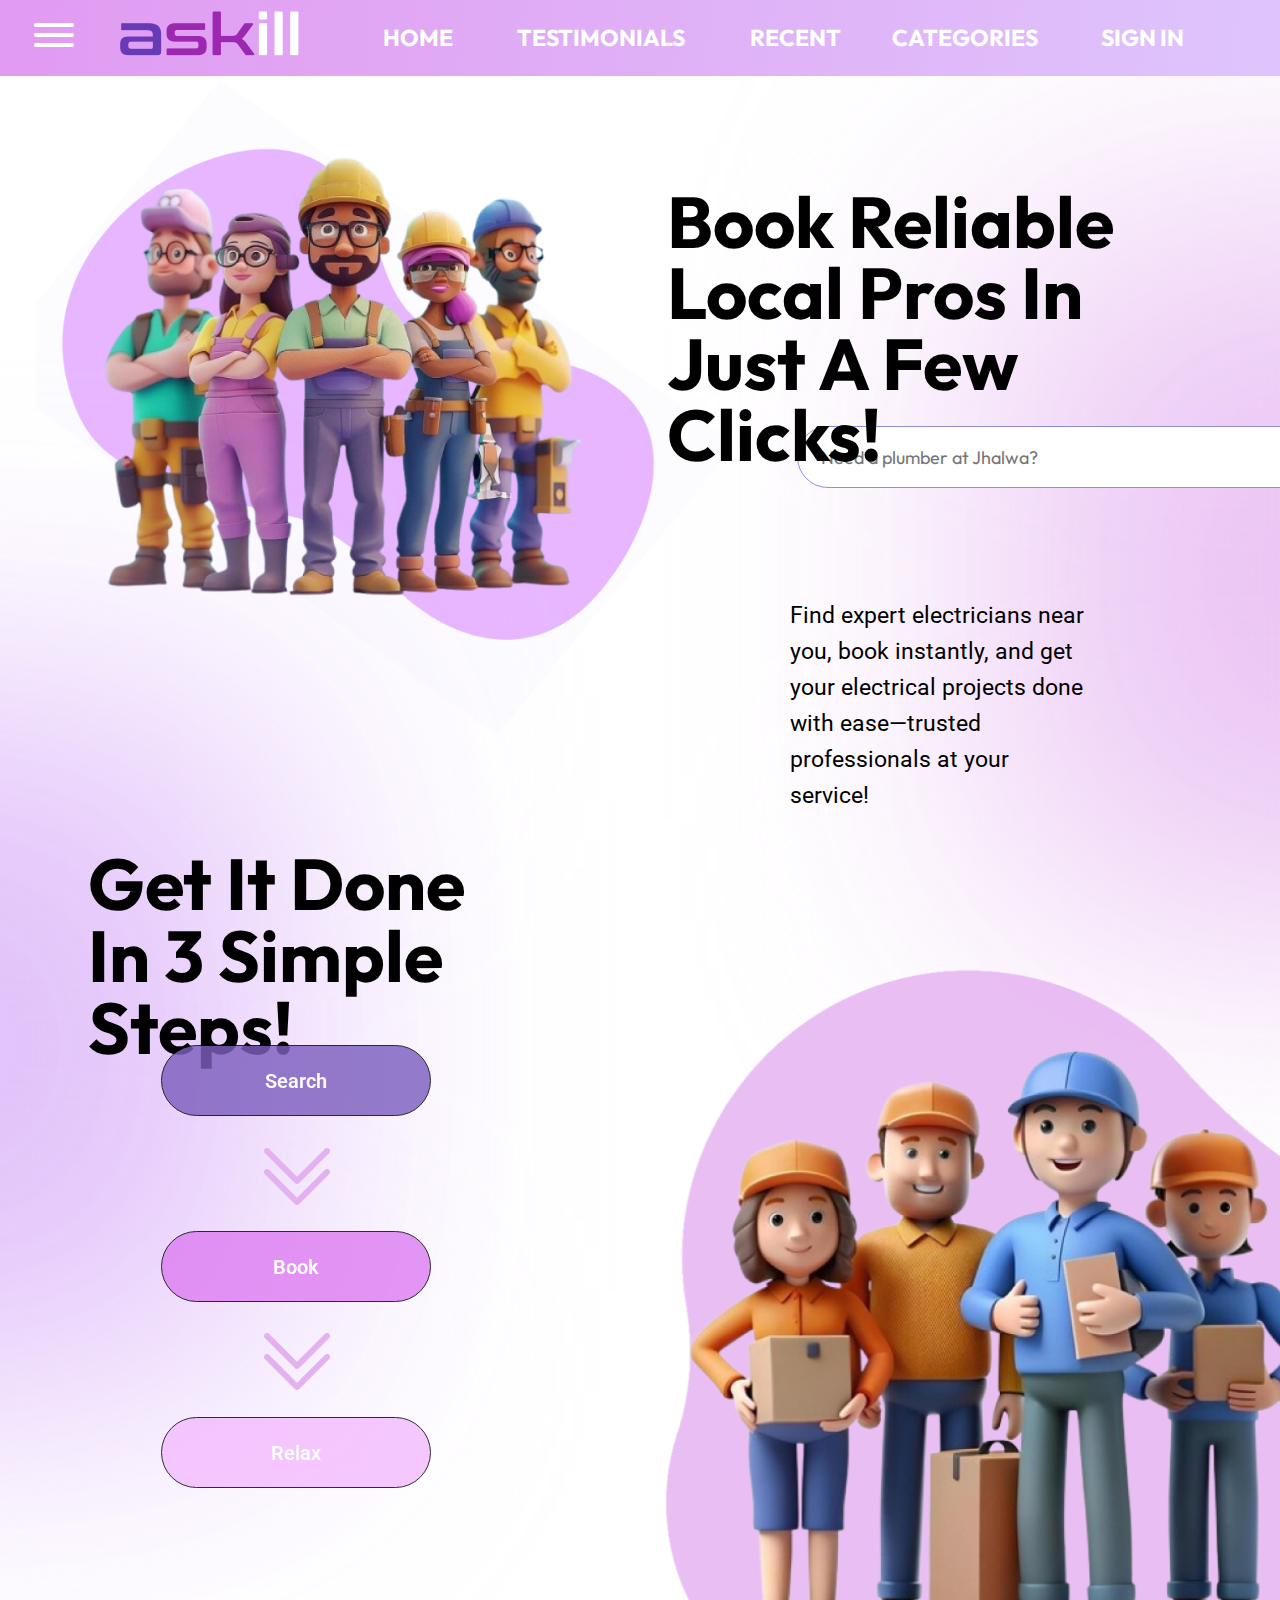
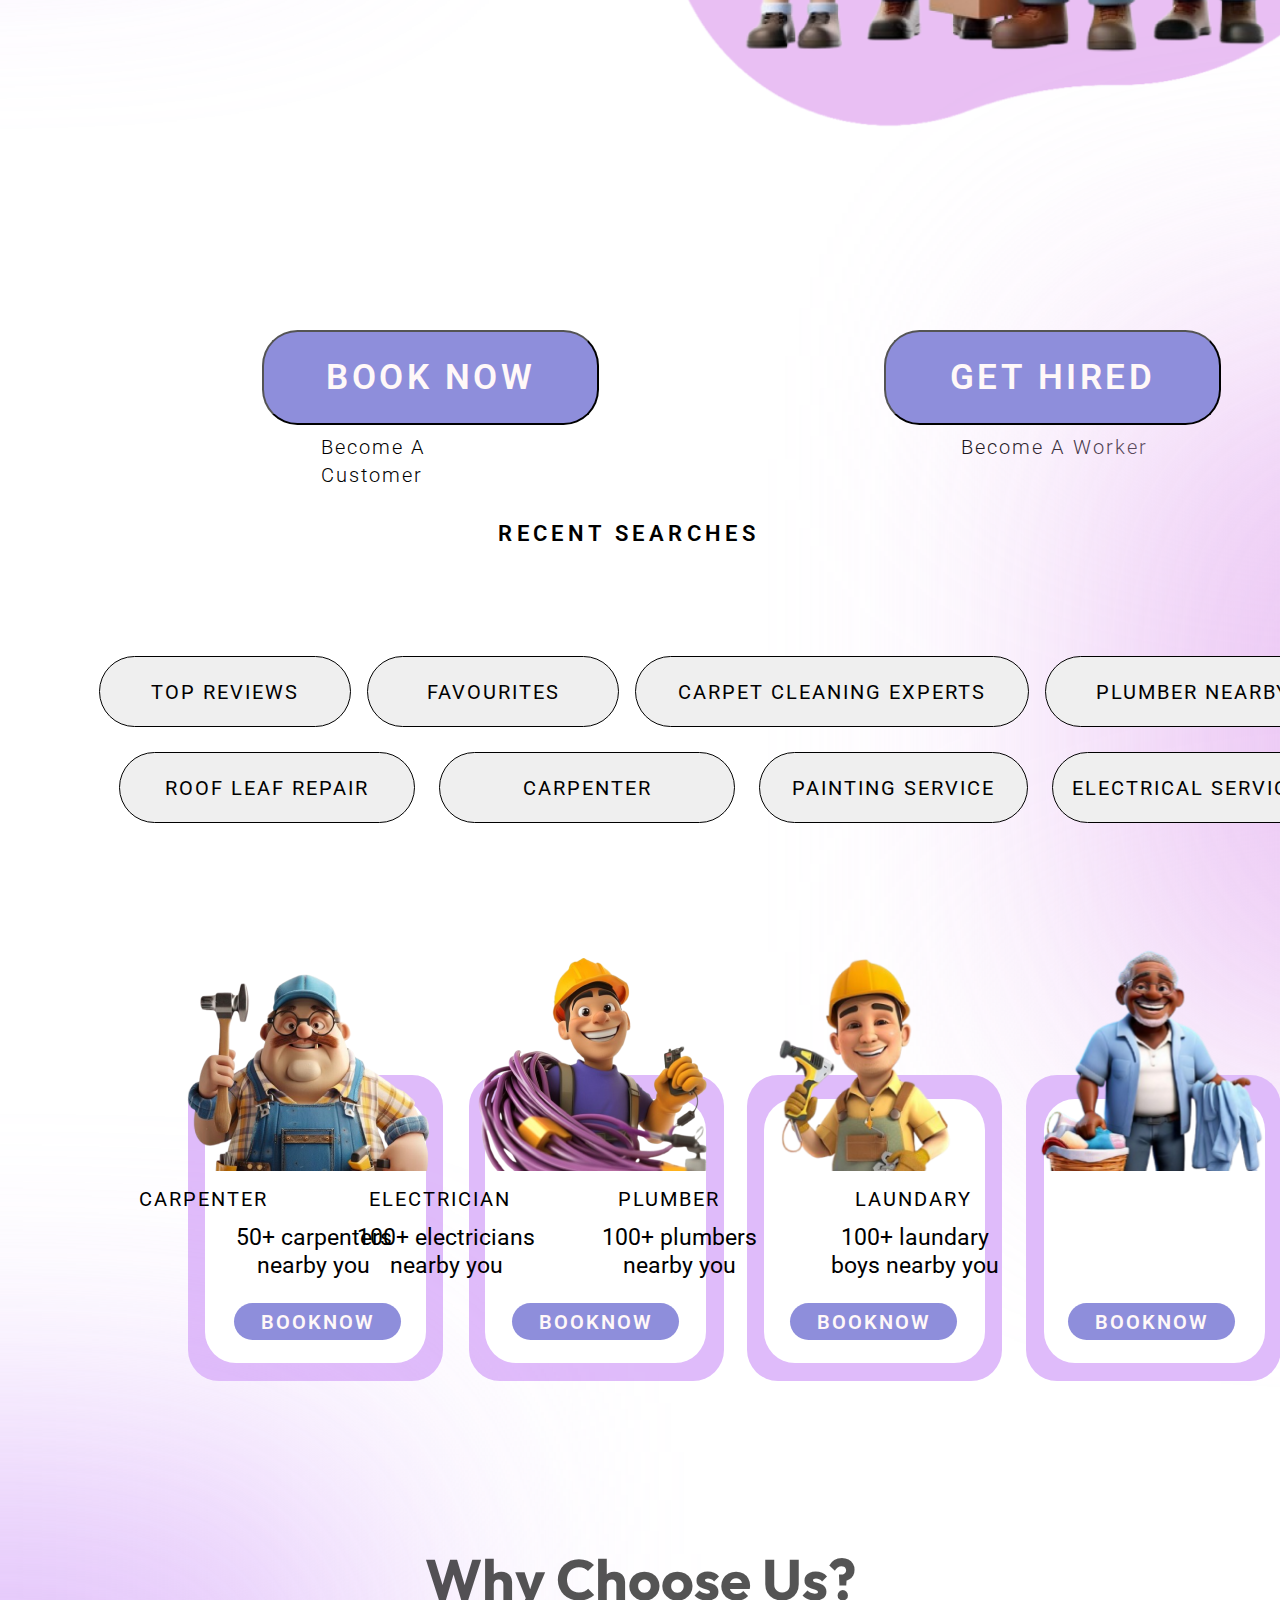
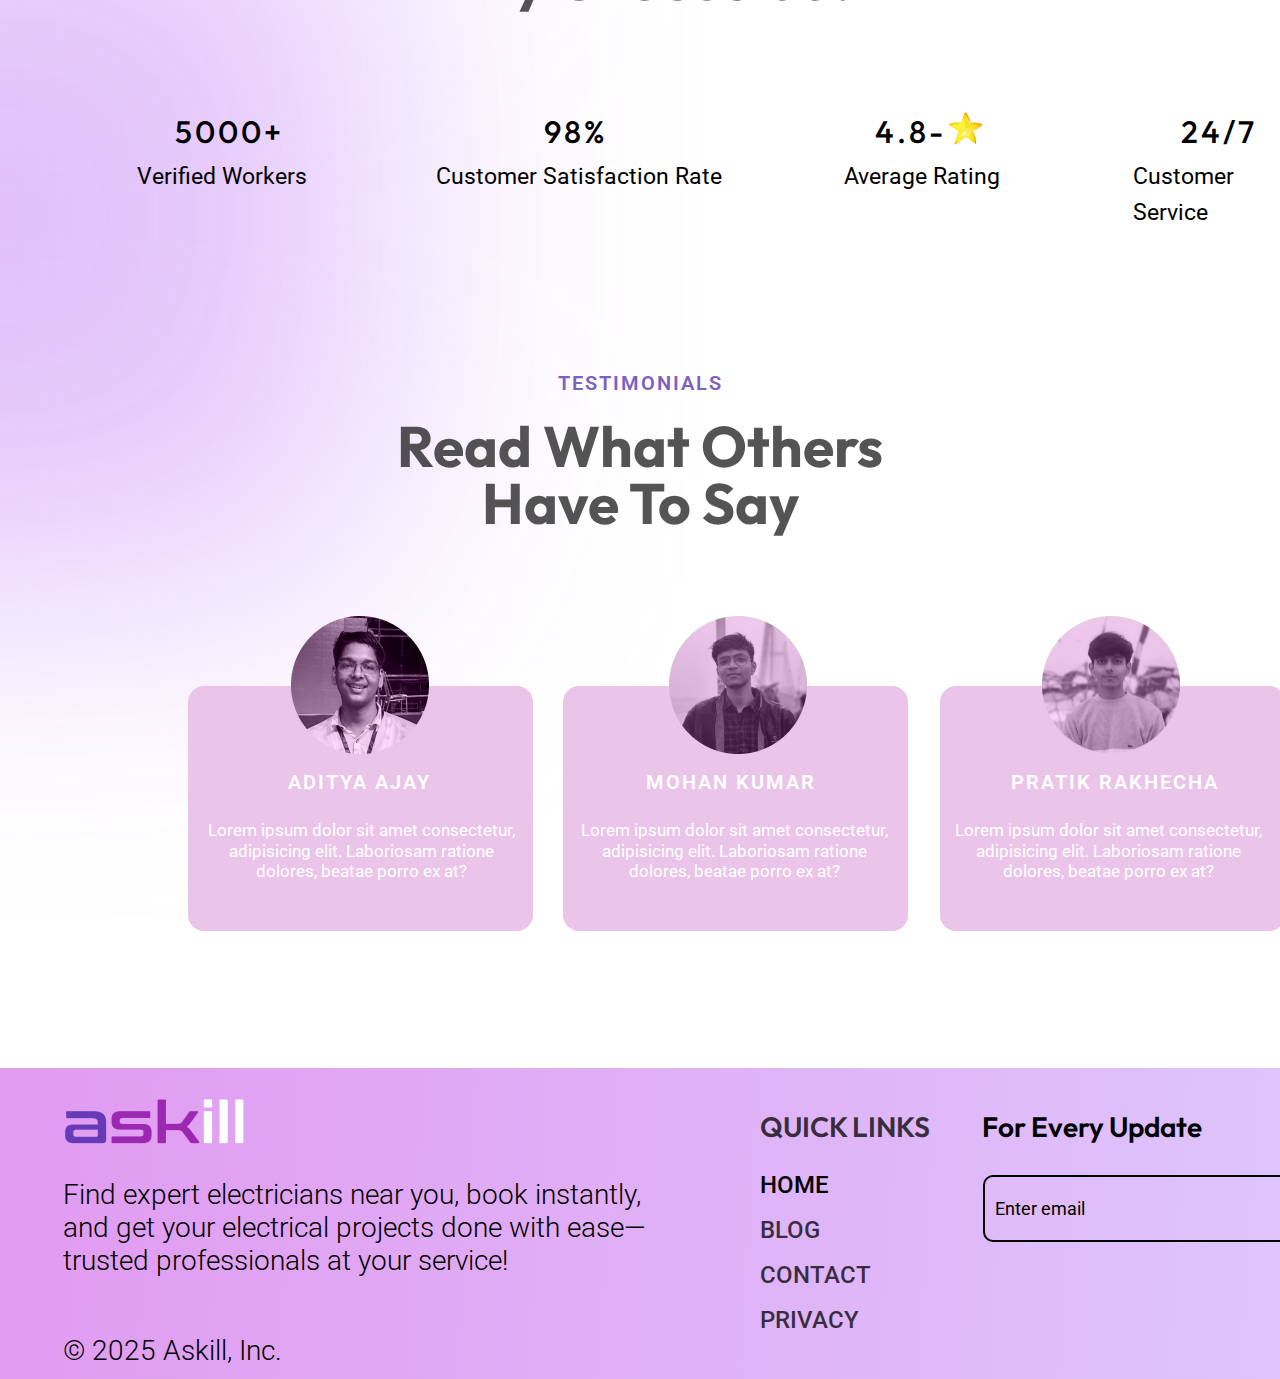
<file: index.html>
<!DOCTYPE html>
<html lang="en">

<head>
    <meta charset="UTF-8">
    <meta name="viewport" content="width=device-width, initial-scale=1.0">
    <title>Document</title>
    <link rel="stylesheet" href="style.css">
</head>

<body>
    <header>
        <div class="nav">
            <ul>
                <li class="home2"><a href="index.html" id="hme">HOME</a></li>
                <li class="service"><a href="#servv" id="serr">TESTIMONIALS</a></li>
                <li class="book"><a href="#bk" id="serr">RECENT</a></li>
                <li class="categories"><a href="#cat" id="serr">CATEGORIES</a></li>
                <li class="signin"><a href="signin.html" id="sign">SIGN IN</a></li>
            </ul>
        </div>
    </header>
    <main>
        <img src="askill.png" alt="askill logo" class="askill">
        <img src="profile.png" alt="profile" class="profile">
        <img src="Ellipse 3.png" alt="ellipse3" class="ellipse3">
        <nav>
            <div class="rectangle01"></div>
        </nav>
        <div class="reliable">Book Reliable Local Pros in Just a Few Clicks!
        </div>
        <img src="Group 3.png" alt="Group3" class="Group3">
        <div class="box">
            <input type="text" name="search" id="search" placeholder="Need a plumber at Jhalwa?">
            <img src="Magnifying.png" alt="magnifier" class="magnifier">
        </div>
        <div>
            <img src="Menu.png" alt="menu" class="menu">
        </div>
        <div>
            <p class="find">Find expert electricians near you, book instantly, and get your electrical projects done
                with ease—trusted professionals at your service!</p>
        </div>
        <img src="Ellipse 2.png" alt="ellipse2" class="ellipse2">
        <div class="getitdone">
            Get It Done in 3 Simple Steps!
        </div>
        <button class="search">
            Search
        </button>
        <button class="book1">
            Book
        </button>
        <button class="relax">
            Relax
        </button>
        <img src="Arrow.png" alt="arrow" class="arrow1">
        <img src="Arrow.png" alt="arrow" class="arrow2">
        <img src="3D.png" alt="workers" class="_3d">
        <button class="booknow" id="bk">
            Book Now
        </button>
        <div class="becomeacustomer">
            Become A Customer
        </div>
        <button class="gethired">
            get hired
        </button>
        <div class="becomeaworker">
            Become A worker

        </div>
        <div class="recent">
            recent searches
        </div>
        <img src="Ellipse 1.png" alt="ellipse1" class="ellipse1">
        <div class="recentbutton">
            <button class="top">top reviews</button>
            <button class="fav">favourites</button>
            <button class="carp">carpet cleaning experts</button>
            <button class="plum">plumber nearby</button>
            <button class="roof">roof leaf repair</button>
            <button class="carpen">carpenter</button>
            <button class="paint">painting service</button>
            <button class="elec" id="cat">electrical service</button>
        </div>
        <section >
            <div class="carpentercard">
                <div class="card01" ></div>
                <div class="card02" ></div>
                <div class="carpenter" >carpenter</div>
                <div class="carp50">50+ carpenters nearby you</div>
                <button class="carpnow">booknow</button>
                <img src="carpenter.png" alt="carpimg" class="carpimg">
            </div>
            </div>
            <div class="electrciancard">
                <div class="card03"></div>
                <div class="card04"></div>
                <div class="electrician">electrician</div>
                <div class="elec100">100+ electricians nearby you</div>
                <button class="elecnow">booknow</button>
                <img src="electrician.png" alt="elecimg" class="elecimg">
            </div>
            <div class="plumbercard" >
                <div class="card05"></div>
                <div class="card06"></div>
                <div class="plumber">plumber</div>
                <div class="plum100">100+ plumbers nearby you</div>
                <button class="plumnow">booknow</button>
                <img src="plumber.png" alt="plumimg" class="plumimg">
            </div>
            <div class="laundarycard">
                <div class="card07"></div>
                <div class="card08"></div>
                <div class="laundary">laundary</div>
                <div class="laundary100">100+ laundary boys nearby you</div>
                <button class="laundarynow">booknow</button>
                <img src="laundary.png" alt="laundaryimg" class="laundaryimg">
            </div>
        </section >
        <img src="Ellipse 5.png" alt="ellipse5" class="ellipse5">
        <div class="whychoose" >
            Why choose us?
        </div>
        <div class="thousand5">
            5000+
        </div>
        <div class="verified">
            Verified Workers
        </div>
        <div class="ninety">
            98%
        </div>
        <div class="satisfaction" >
            Customer Satisfaction Rate
        </div>
        <div class="four">
            4.8-
        </div>
        <img src="star.png" alt="star" class="star">
        <div class="avg">
            average rating
        </div>
        <div class="twenty">
            24/7
        </div>
        <div class="custservice">
            customer service
        </div>
        <div class="testimonials" id="servv">
            testimonials
        </div>
        <div class="read">
            read what others have to say
        </div>
        <div class="review">
            <div class="revbox">
                <div class="r1"></div>
                <div class="r2"></div>
                <div class="r3"></div>
            </div>
            <div class="rname">
                <div class="r1name">Aditya Ajay</div>
                <div class="r2name">Mohan Kumar</div>
                <div class="r3name">Pratik Rakhecha</div>
            </div>
            <div class="img" >
                <img src="R1 image.png" alt="#" class="r1img">
                <img src="R2 image.png" alt="#" class="r2img">
                <img src="R3 image.png" alt="#" class="r3img">
            </div>
            <div class="rev" >
                <div class="r1rev">Lorem ipsum dolor sit amet consectetur, adipisicing elit. Laboriosam ratione dolores,
                    beatae porro ex at?</div>
                <div class="r2rev">Lorem ipsum dolor sit amet consectetur, adipisicing elit. Laboriosam ratione dolores,
                    beatae porro ex at?</div>
                <div class="r3rev">Lorem ipsum dolor sit amet consectetur, adipisicing elit. Laboriosam ratione dolores,
                    beatae porro ex at?</div>
            </div>
        </div>
        <footer>
            <div class="footer"  ></div>
            <img src="askill.png" alt="" class="askill2">
            <div class="testitext">
                Find expert electricians near you, book instantly, and get your electrical projects done with ease—trusted
                professionals at your service!
            </div>
    <div class="quick" >
        QUICK LINKS
    </div>
    <div class="home1"><a href="#hme" id="hom">HOME</a>
    </div>
    <div class="blog">BLOG</div>
    <div class="contact">
        CONTACT
    </div>
    <div class="privacy">PRIVACY</div>
    <div class="update">For Every Update
    </div>
    <div class="em">
        <input type="email" name="email" id="email" class="email" placeholder="Enter email">
    </div>
    <div class="subs"></div>
    <div class="subscribe">
        SUBSCRIBE
    </div>
    <div class="copyright">
        © 2025 Askill, Inc.
    </div>
</footer>
</main>
</body>

</html>
</file>
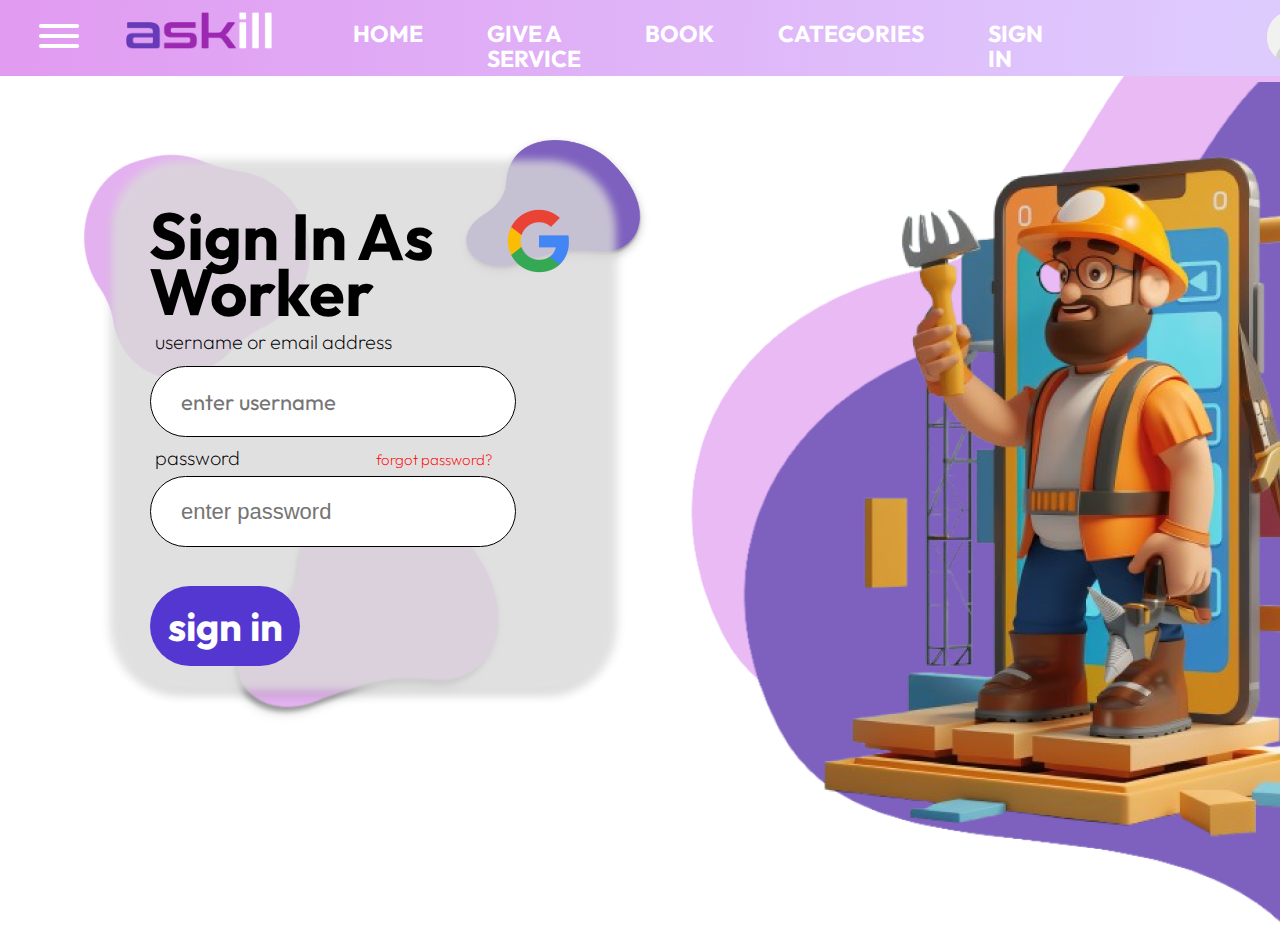
<file: signin.html>
<!DOCTYPE html>
<html lang="en">
<head>
    <meta charset="UTF-8">
    <meta name="viewport" content="width=device-width, initial-scale=1.0">
    <title>Document</title>
    <link rel="stylesheet" href="signin.css">
</head>
<body>
    <div class="rectangle1">
        <div class="img">
        <img src="Menu.png" alt="menu" class="menu">
        </div>
        <img src="askill.png" alt="askill logo" class="askill">
        <ul>
            <li class="home2"><a href="index.html" id="hme">HOME</a></li>
            <li class="service">GIVE A SERVICE</li>
            <li class="book">BOOK</li>
            <li class="categories">CATEGORIES</li>
            <li class="signin"><a href="signin.html"  class="lik">SIGN IN</a></li>
        </ul>
        <div class="prf"> <img src="profile.png" alt="profile" class="profile"></div>

    </div>

    <div class="element1">
        <img src="image1.png" alt="" class="image1">
    </div>

    <div class="element2">
        <img src="image2.png" alt="" class="image2">
    </div>

    <div class="element3"> 
        <img src="shape3.png" alt="" class="image3">
    </div>

    <div class="signin">

        <div class="sign">
        </div>
        <div class="worker">
        <pre>Sign in as
worker</pre>
        <p class="username">username or email address</p>
        <div class="password"><p>password</p><a href="#" class="fp">forgot password?</a></div>
        </div>
        <div>
            <img src="engineer.png" alt="" class="engineer">
        </div>

        <img src="Google.png" alt="" class="google">


        <input type="text" placeholder="enter username" class="userid">
        <input type="password" placeholder="enter password" class="userid2">
        <div  class="s">

            <button><a href="index.html" id="btn">sign in</a></button>
        </div>
    </div>

    
</body>
</html>
</file>
<file: style.css>
@import url('https://fonts.googleapis.com/css2?family=Outfit:wght@100..900&family=Poppins:ital,wght@0,100;0,200;0,300;0,400;0,500;0,600;0,700;0,800;0,900;1,100;1,200;1,300;1,400;1,500;1,600;1,700;1,800;1,900&family=Roboto:ital,wght@0,100..900;1,100..900&display=swap');

* {
    padding: 0px;
    margin: 0px;
    box-sizing: border-box;
    scroll-behavior: smooth;
}

html {
    overflow-x: hidden;
}

.rectangle01 {
    position: absolute;
    width: 1536px;
    height: 76px;
    left: 0px;
    top: 0px;
    background: linear-gradient(93.88deg, #E19BF1 0.94%, #DECBFE 97.41%);
    z-index: 0;
}

ul {
    display: flex;
    z-index: 2;
    position: absolute;
    list-style: none;
}

.home2 {
    display: flex;
    z-index: 2;
    position: absolute;
    width: 70px;
    height: 29px;
    left: 383px;
    top: 25px;
    font-family: 'Outfit';
    font-style: normal;
    font-weight: 700;
    font-size: 23px;
    line-height: 25px;
    text-transform: uppercase;
    color: #FFFFFF;
}

.service {
    display: flex;
    z-index: 2;
    position: absolute;
    width: 178px;
    height: 29px;
    left: 517px;
    top: 25px;
    font-family: 'Outfit';
    font-style: normal;
    font-weight: 700;
    font-size: 23px;
    line-height: 25px;
    text-transform: uppercase;
    color: #FFFFFF;
}

#serr{
    text-decoration: none;
    color: white;
}

#serr:hover{
    text-decoration: none;
    color: rgb(126,96,191);
    transition: 0.7s;
}

.book {
    position: absolute;
    width: 69px;
    height: 29px;
    left: 750px;
    top: 25px;
    font-family: 'Outfit';
    font-style: normal;
    font-weight: 700;
    font-size: 23px;
    line-height: 25px;
    text-transform: uppercase;
    color: #FFFFFF;
}

#serr{
    transform: all ease 0.3s;
    text-decoration: none;
    color: white;
}

#serr:hover{
    text-decoration: none;
    color: rgb(126,96,191);
}
.categories {
    position: absolute;
    width: 145px;
    height: 29px;
    left: 892px;
    top: 25px;
    font-family: 'Outfit';
    font-style: normal;
    font-weight: 700;
    font-size: 23px;
    line-height: 25px;
    text-transform: uppercase;
    color: #FFFFFF;
}

.signin {
    position: absolute;
    width: 84px;
    height: 29px;
    left: 1101px;
    top: 25px;
    font-family: 'Outfit';
    font-style: normal;
    font-weight: 700;
    font-size: 23px;
    line-height: 25px;
    text-transform: uppercase;
    color: #FFFFFF;
}

#sign{
    text-decoration: none;
    color: white;
}

#sign:hover{
    text-decoration: none;
    color: rgb(126,96,191);
    transition: 0.7s;
}
.askill {
    display: flex;
    z-index: 3;
    position: absolute;
    width: 206px;
    left: 110px;
    top: -4px;
}

.profile {
    z-index: 3;
    position: absolute;
    width: 51px;
    height: 52.02px;
    left: 1384px;
    top: 13px;
    border-radius: 360px;
}

.ellipse3 {
    position: absolute;
    width: 702px;
    height: 698px;
    left: 1002px;
    top: 224px;
    background: #E9BFF3;
    opacity: 0.9;
    filter: blur(153px);
}

.reliable {
    z-index: 3;
    position: absolute;
    left: 52.08%;
    right: 7.22%;
    top: 186px;
    bottom: 91.7%;
    font-family: 'Outfit';
    font-style: normal;
    font-weight: 700;
    font-size: 72px;
    line-height: 71px;
    text-transform: capitalize;
    color: #000000;
}

#search {
    box-sizing: border-box;
    position: absolute;
    width: 658px;
    height: 61.91px;
    left: 797px;
    top: 426.09px;
    border-style: none;
    background: #FFFFFF;
    border: 1px solid #8E8EDB;
    border-radius: 35.5px;
    text-align: left;
    padding-left: 23px;
    font-size: large;
    font-family: 'Outfit';
    font-style: normal;
}

.Group3 {
    position: absolute;
    width: 700px;
    left: 36px;
    top: 80px;
}

.magnifier {
    position: absolute;
    z-index: 3;
    top: 444px;
    left: 1402px;
}

.menu {
    position: absolute;
    top: 23px;
    left: 34px;
}

.find {
    position: absolute;
    left: 789.99px;
    right: 187.83px;
    top: 597.85px;
    font-family: 'Roboto';
    font-style: normal;
    font-weight: 400;
    font-size: 23px;
    line-height: 36px;
    color: #000000;
}

.ellipse2 {
    position: absolute;
    width: 702px;
    height: 698px;
    left: -423px;
    top: 695px;
    background: #DFBBFA;
    opacity: 0.9;
    filter: blur(153px);
}

.getitdone {
    position: absolute;
    left: 88.35px;
    right: 792.96px;
    top: 847.69px;
    font-family: 'Outfit';
    font-style: normal;
    font-weight: 700;
    font-size: 72px;
    line-height: 100%;
    text-transform: capitalize;
    color: #000000;
}

.search {
    box-sizing: border-box;
    position: absolute;
    width: 270px;
    height: 71px;
    left: 161px;
    top: 1045px;
    background: #7E60BF;
    opacity: 0.82;
    border: 1px solid #000000;
    border-radius: 35.5px;
    font-family: 'Roboto';
    font-style: normal;
    font-weight: 600;
    font-size: 20px;
    line-height: 28px;
    color: #FFFFFF;
}

.book1 {
    box-sizing: border-box;
    position: absolute;
    width: 270px;
    height: 71px;
    left: 161px;
    top: 1231px;
    background: rgb(221, 128, 242);
    opacity: 0.82;
    border: 1px solid #000000;
    border-radius: 35.5px;
    font-family: 'Roboto';
    font-style: normal;
    font-weight: 600;
    font-size: 20px;
    line-height: 28px;
    color: #FFFFFF;
}

.relax {
    box-sizing: border-box;
    position: absolute;
    width: 270px;
    height: 71px;
    left: 161px;
    top: 1417px;
    background: rgb(244, 188, 255);
    opacity: 0.82;
    border: 1px solid #000000;
    border-radius: 35.5px;
    font-family: 'Roboto';
    font-style: normal;
    font-weight: 600;
    font-size: 20px;
    line-height: 28px;
    color: #FFFFFF;
}

.arrow1 {
    position: absolute;
    width: 90px;
    height: 90px;
    left: 252px;
    top: 1315px;
}

.arrow2 {
    position: absolute;
    width: 90px;
    height: 90px;
    left: 252px;
    top: 1130px;
}

._3d {
    position: absolute;
    width: 957px;
    left: 500px;
    top: 875px;
}

.booknow {
    position: absolute;
    width: 337.18px;
    height: 95px;
    left: 262px;
    top: 1930px;
    background: #8E8EDB;
    border-radius: 35.5px;
    position: absolute;
    font-family: 'Roboto';
    font-style: normal;
    font-weight: 600;
    font-size: 35px;
    line-height: 28px;
    letter-spacing: 0.1em;
    text-transform: uppercase;
    color: #FFF8F8;
}

.booknow:hover {
    transform: scale(1.05);
    transition: all ease 0.3s;
}

.becomeacustomer {
    position: absolute;
    left: 320.5px;
    right: 62.71%;
    top: 2033.44px;
    bottom: 54.95%;
    font-family: 'Roboto';
    font-style: normal;
    font-weight: 300;
    font-size: 20px;
    line-height: 28px;
    letter-spacing: 0.1em;
    text-transform: capitalize;
    color: #000000;
}

.gethired {
    z-index: 5;
    position: absolute;
    width: 337.18px;
    height: 95px;
    left: 884px;
    top: 1930px;
    background: #8E8EDB;
    border-radius: 35.5px;
    position: absolute;
    font-family: 'Roboto';
    font-style: normal;
    font-weight: 600;
    font-size: 35px;
    line-height: 28px;
    letter-spacing: 0.1em;
    text-transform: uppercase;
    color: #FFF8F8;
}

.gethired:hover {
    transform: scale(1.05);
    transition: all ease 0.3s;
}

.becomeaworker {
    position: absolute;
    left: 961.1px;
    top: 2033.44px;
    font-family: 'Roboto';
    font-style: normal;
    font-weight: 300;
    font-size: 20px;
    line-height: 28px;
    letter-spacing: 0.1em;
    text-transform: capitalize;
    color: #000000;
}

.recent {
    position: absolute;
    left: calc(49% - 259px / 2 + 0.5px);
    top: 2118.85px;
    font-family: 'Roboto';
    font-style: normal;
    font-weight: 600;
    font-size: 22px;
    line-height: 30px;
    letter-spacing: 0.2em;
    text-transform: uppercase;
    color: #000000;
}

.ellipse1 {
    position: absolute;
    width: 702px;
    height: 698px;
    left: 1105px;
    top: 1956px;
    background: #E9BFF3;
    opacity: 0.9;
    filter: blur(153px);
}

.top,
.fav,
.carp,
.plum,
.roof,
.paint,
.elec,
.carpen {
    box-sizing: border-box;
    position: absolute;
    width: 252px;
    height: 71px;
    left: 99px;
    top: 2256px;
    border: 1px solid #000000;
    border-radius: 35.5px;
    position: absolute;
    font-family: 'Roboto';
    font-style: normal;
    font-weight: 400;
    font-size: 20px;
    line-height: 28px;
    letter-spacing: 0.1em;
    text-transform: uppercase;
    color: #000000;
}

.fav {
    box-sizing: border-box;
    position: absolute;
    width: 252px;
    height: 71px;
    left: 367px;
    top: 2256px;
    border: 1px solid #000000;
    border-radius: 35.5px;
}

.carp {
    box-sizing: border-box;
    position: absolute;
    width: 394px;
    height: 71px;
    left: 635px;
    top: 2256px;
    border: 1px solid #000000;
    border-radius: 35.5px;
}

.plum {
    box-sizing: border-box;
    position: absolute;
    width: 296px;
    height: 71px;
    left: 1045px;
    top: 2256px;
    border: 1px solid #000000;
    border-radius: 35.5px;
}

.roof {
    box-sizing: border-box;
    position: absolute;
    width: 296px;
    height: 71px;
    left: 119px;
    top: 2352px;
    border: 1px solid #000000;
    border-radius: 35.5px;
}

.carpen {
    box-sizing: border-box;
    position: absolute;
    width: 296px;
    height: 71px;
    left: 439px;
    top: 2352px;
    border: 1px solid #000000;
    border-radius: 35.5px;
}

.paint {
    box-sizing: border-box;
    position: absolute;
    width: 269px;
    height: 71px;
    left: 759px;
    top: 2352px;
    border: 1px solid #000000;
    border-radius: 35.5px;
}

.elec {
    box-sizing: border-box;
    position: absolute;
    width: 269px;
    height: 71px;
    left: 1052px;
    top: 2352px;
    border: 1px solid #000000;
    border-radius: 35.5px;
}

.card01 {
    z-index: 1;
    position: absolute;
    width: 221px;
    height: 264px;
    left: 205px;
    top: 2699px;
    background: #FFFFFF;
    border-radius: 31px;
}

.card02 {
    position: absolute;
    width: 255px;
    height: 306px;
    left: 188px;
    top: 2675px;
    background: #DFBBFA;
    border-radius: 31px;
}

.carpnow {
    z-index: 3;
    position: absolute;
    width: 167px;
    height: 37px;
    left: 234px;
    top: 2903px;
    border-style: none;
    background: #8E8EDB;
    border-radius: 35.5px;
    position: absolute;
    font-family: 'Roboto';
    font-style: normal;
    font-weight: 600;
    font-size: 20px;
    line-height: 28px;
    letter-spacing: 0.1em;
    text-transform: uppercase;
    color: #FFF8F8;
}

.carpenter {
    z-index: 3;
    position: absolute;
    width: 128px;
    left: calc(47.5% - 128px/2 - 405px);
    top: 2784.86px;
    font-family: 'Roboto';
    font-style: normal;
    font-weight: 400;
    font-size: 20px;
    line-height: 28px;
    letter-spacing: 0.1em;
    text-transform: uppercase;
    color: #000000;
}

.carp50 {
    position: absolute;
    position: absolute;
    left: 203.97px;
    top: 2823.76px;
    z-index: 2;
    width: 220px;
    font-family: 'Roboto';
    font-style: normal;
    font-weight: 400;
    font-size: 23px;
    line-height: 28px;
    text-align: center;
    color: #000000;
}

.carpimg {
    z-index: 2;
    position: absolute;
    width: 243px;
    height: 213px;
    left: 186px;
    top: 2558px;
}

.card03 {
    z-index: 1;
    position: absolute;
    width: 221px;
    height: 264px;
    left: 485px;
    top: 2699px;
    background: #FFFFFF;
    border-radius: 31px;
}

.card04 {
    position: absolute;
    width: 255px;
    height: 306px;
    left: 469px;
    top: 2675px;
    background: #DFBBFA;
    border-radius: 31px;
}

.elecnow {
    z-index: 3;
    position: absolute;
    width: 167px;
    height: 37px;
    left: 512px;
    top: 2903px;
    border-style: none;
    background: #8E8EDB;
    border-radius: 35.5px;
    position: absolute;
    font-family: 'Roboto';
    font-style: normal;
    font-weight: 600;
    font-size: 20px;
    line-height: 28px;
    letter-spacing: 0.1em;
    text-transform: uppercase;
    color: #FFF8F8;
}

.electrician {
    z-index: 3;
    position: absolute;
    width: 128px;
    left: calc(65.5% - 128px/2 - 405px);
    top: 2784.86px;
    font-family: 'Roboto';
    font-style: normal;
    font-weight: 400;
    font-size: 20px;
    line-height: 28px;
    letter-spacing: 0.1em;
    text-transform: uppercase;
    color: #000000;
}

.elec100 {
    position: absolute;
    position: absolute;
    left: calc(62.9% - 128px/2 - 405px);
    top: 2823.76px;
    z-index: 2;
    width: 220px;
    font-family: 'Roboto';
    font-style: normal;
    font-weight: 400;
    font-size: 23px;
    line-height: 28px;
    text-align: center;
    color: #000000;
}

.elecimg {
    z-index: 2;
    position: absolute;
    height: 213px;
    left: 459px;
    top: 2558px;
}

.card05 {
    z-index: 1;
    position: absolute;
    width: 221px;
    height: 264px;
    left: 764px;
    top: 2699px;
    background: #FFFFFF;
    border-radius: 31px;
}

.card06 {
    position: absolute;
    width: 255px;
    height: 306px;
    left: 747px;
    top: 2675px;
    background: #DFBBFA;
    border-radius: 31px;
}

.plumnow {
    z-index: 3;
    position: absolute;
    width: 167px;
    height: 37px;
    left: 790px;
    top: 2903px;
    border-style: none;
    background: #8E8EDB;
    border-radius: 35.5px;
    position: absolute;
    font-family: 'Roboto';
    font-style: normal;
    font-weight: 600;
    font-size: 20px;
    line-height: 28px;
    letter-spacing: 0.1em;
    text-transform: uppercase;
    color: #FFF8F8;
}

.plumber {
    z-index: 3;
    position: absolute;
    width: 128px;
    left: calc(84.9% - 128px/2 - 405px);
    top: 2784.86px;
    font-family: 'Roboto';
    font-style: normal;
    font-weight: 400;
    font-size: 20px;
    line-height: 28px;
    letter-spacing: 0.1em;
    text-transform: uppercase;
    color: #000000;
}

.plum100 {
    position: absolute;
    position: absolute;
    left: calc(81.1% - 128px/2 - 405px);
    top: 2823.76px;
    z-index: 2;
    width: 220px;
    font-family: 'Roboto';
    font-style: normal;
    font-weight: 400;
    font-size: 23px;
    line-height: 28px;
    text-align: center;
    color: #000000;
}

.plumimg {
    z-index: 2;
    position: absolute;
    height: 244px;
    left: 734px;
    top: 2527px;
}

.card07 {
    z-index: 1;
    position: absolute;
    width: 221px;
    height: 264px;
    left: 1044px;
    top: 2699px;
    background: #FFFFFF;
    border-radius: 31px;
}

.card08 {
    position: absolute;
    width: 255px;
    height: 306px;
    left: 1026px;
    top: 2675px;
    background: #DFBBFA;
    border-radius: 31px;
}

.laundarynow {
    z-index: 3;
    position: absolute;
    width: 167px;
    height: 37px;
    left: 1068px;
    top: 2903px;
    border-style: none;
    background: #8E8EDB;
    border-radius: 35.5px;
    position: absolute;
    font-family: 'Roboto';
    font-style: normal;
    font-weight: 600;
    font-size: 20px;
    line-height: 28px;
    letter-spacing: 0.1em;
    text-transform: uppercase;
    color: #FFF8F8;
}

.laundary {
    z-index: 3;
    position: absolute;
    width: 128px;
    left: calc(103.4% - 128px/2 - 405px);
    top: 2784.86px;
    font-family: 'Roboto';
    font-style: normal;
    font-weight: 400;
    font-size: 20px;
    line-height: 28px;
    letter-spacing: 0.1em;
    text-transform: uppercase;
    color: #000000;
}

.laundary100 {
    position: absolute;
    position: absolute;
    left: calc(100.8% - 128px / 2 - 405px);
    top: 2823.76px;
    z-index: 2;
    width: 187px;
    font-family: 'Roboto';
    font-style: normal;
    font-weight: 400;
    font-size: 23px;
    line-height: 28px;
    text-align: center;
    color: #000000;
}

.laundaryimg {
    z-index: 2;
    position: absolute;
    height: 244px;
    left: 984px;
    top: 2527px;
}

.ellipse5 {
    position: absolute;
    width: 738px;
    height: 730px;
    left: -374px;
    top: 3051px;
    background: #DFBBFA;
    opacity: 0.9;
    filter: blur(153px);
}

.whychoose {
    position: absolute;
    width: 432px;
    left: calc(50% - 432px/2);
    top: 3150.6px;
    font-family: 'Outfit';
    font-style: normal;
    font-weight: 700;
    font-size: 57px;
    line-height: 100%;
    text-align: center;
    text-transform: capitalize;
    color: rgba(0, 0, 0, 0.67);
}

.thousand5 {
    position: absolute;
    width: 112px;
    height: 28px;
    left: 175px;
    top: 3318px;
    font-family: 'Outfit';
    font-style: normal;
    font-weight: 500;
    font-size: 31px;
    line-height: 28px;
    letter-spacing: 0.1em;
    text-transform: uppercase;
    color: #000000;
}

.verified {
    position: absolute;
    left: 137.21px;
    top: 3358.68px;
    font-family: 'Roboto';
    font-style: normal;
    font-weight: 400;
    font-size: 23px;
    line-height: 36px;
    text-transform: capitalize;
    color: #000000;
}

.ninety {
    position: absolute;
    width: 62.44px;
    height: 28px;
    left: 544px;
    top: 3318px;
    font-family: 'Outfit';
    font-style: normal;
    font-weight: 500;
    font-size: 31px;
    line-height: 28px;
    letter-spacing: 0.1em;
    text-transform: uppercase;
    color: #000000;
}

.satisfaction {
    position: absolute;
    left: 436.35px;
    top: 3358.68px;
    font-family: 'Roboto';
    font-style: normal;
    font-weight: 400;
    font-size: 23px;
    line-height: 36px;
    text-transform: capitalize;
    color: #000000;
}

.four {
    position: absolute;
    width: 86.05px;
    height: 28px;
    left: 875.42px;
    top: 3318px;
    font-family: 'Outfit';
    font-style: normal;
    font-weight: 500;
    font-size: 31px;
    line-height: 28px;
    letter-spacing: 0.1em;
    text-transform: uppercase;
    color: #000000;
}

.star {
    position: absolute;
    left: 946.42px;
    top: 3308px;
}

.avg {
    position: absolute;
    left: 843.53px;
    top: 3358.68px;
    font-family: 'Roboto';
    font-style: normal;
    font-weight: 400;
    font-size: 23px;
    line-height: 36px;
    text-transform: capitalize;
    color: #000000;
}

.twenty {
    position: absolute;
    width: 74px;
    height: 28px;
    left: 1181px;
    top: 3318px;
    font-family: 'Outfit';
    font-style: normal;
    font-weight: 500;
    font-size: 31px;
    line-height: 28px;
    letter-spacing: 0.1em;
    text-transform: uppercase;
    color: #000000;
}

.custservice {
    position: absolute;
    left: 1133.19px;
    top: 3358.68px;
    font-family: 'Roboto';
    font-style: normal;
    font-weight: 400;
    font-size: 23px;
    line-height: 36px;
    text-transform: capitalize;
    color: #000000;
}

.testimonials {
    position: absolute;
    width: 164px;
    left: calc(50% - 164px/2);
    top: 3569.23px;
    font-family: 'Roboto';
    font-style: normal;
    font-weight: 600;
    font-size: 20px;
    line-height: 28px;
    letter-spacing: 0.1em;
    text-transform: uppercase;
    color: #7E60BF;
}

.read {
    position: absolute;
    width: 486px;
    left: calc(50% - 486px/2);
    top: 3618.23px;
    font-family: 'Outfit';
    font-style: normal;
    font-weight: 700;
    font-size: 57px;
    line-height: 100%;
    text-align: center;
    text-transform: capitalize;
    color: rgba(0, 0, 0, 0.67);
}

.r1 {
    position: absolute;
    width: 345px;
    height: 245px;
    left: 188px;
    top: 3886px;
    background: #EBC4E9;
    border-radius: 16px;
}

.r2 {
    position: absolute;
    width: 345px;
    height: 245px;
    left: 563px;
    top: 3886px;
    background: #EBC4E9;
    border-radius: 16px;
}

.r3 {
    position: absolute;
    width: 345px;
    height: 245px;
    left: 940px;
    top: 3886px;
    background: #EBC4E9;
    border-radius: 16px;
}

.r1img {
    position: absolute;
    width: 138px;
    height: 138px;
    left: 291px;
    top: 3816px;
}

.r2img {
    position: absolute;
    width: 138px;
    height: 139px;
    left: 669px;
    top: 3816px;
}

.r3img {
    position: absolute;
    width: 138px;
    height: 138px;
    left: 1042px;
    top: 3816px;
}

.r1name {
    position: absolute;
    display: flex;
    left: 288.4px;
    top: 3967.74px;
    font-family: 'Roboto';
    font-style: normal;
    font-weight: 600;
    font-size: 20px;
    line-height: 28px;
    letter-spacing: 0.1em;
    text-transform: uppercase;
    color: #FFFFFF;
}

.r2name {
    position: absolute;
    display: flex;
    left: 646.4px;
    top: 3967.74px;
    font-family: 'Roboto';
    font-style: normal;
    font-weight: 600;
    font-size: 20px;
    line-height: 28px;
    letter-spacing: 0.1em;
    text-transform: uppercase;
    color: #FFFFFF;
}

.r3name {
    position: absolute;
    display: flex;
    left: 1011.4px;
    top: 3967.74px;
    font-family: 'Roboto';
    font-style: normal;
    font-weight: 600;
    font-size: 20px;
    line-height: 28px;
    letter-spacing: 0.1em;
    text-transform: uppercase;
    color: #FFFFFF;
}

.r1rev {
    position: absolute;
    left: 205.4px;
    top: 4020.4px;
    width: 313px;
    font-family: 'Roboto';
    font-style: normal;
    font-weight: 400;
    font-size: 17px;
    line-height: 120%;
    text-align: center;
    color: #ffffff;
}

.r2rev {
    position: absolute;
    left: 578.4px;
    top: 4020.4px;
    width: 313px;
    font-family: 'Roboto';
    font-style: normal;
    font-weight: 400;
    font-size: 17px;
    line-height: 120%;
    text-align: center;
    color: #ffffff;
}

.r3rev {
    position: absolute;
    left: 952.4px;
    top: 4020.4px;
    width: 313px;
    font-family: 'Roboto';
    font-style: normal;
    font-weight: 400;
    font-size: 17px;
    line-height: 120%;
    text-align: center;
    color: #ffffff;
}

.footer {
    position: absolute;
    width: 1536px;
    height: 311px;
    left: 0px;
    top: 4268px;
    background: linear-gradient(93.88deg, #E19BF1 0.94%, #DECBFE 97.41%);
}

.askill2 {
    position: absolute;
    width: 206px;
    left: 55px;
    top: 4284px;
}

.testitext {
    position: absolute;
    width: 589px;
    height: 99px;
    left: 63px;
    top: 4378px;
    font-family: 'Roboto';
    font-style: normal;
    font-weight: 300;
    font-size: 28px;
    line-height: 33px;
    color: #000000;
}

.quick {
    position: absolute;
    width: 185px;
    height: 35px;
    left: 760px;
    top: 4309px;
    font-family: 'Outfit';
    font-style: normal;
    font-weight: 600;
    font-size: 28px;
    line-height: 35px;
    color: rgba(0, 0, 0, 0.75);
}

.home1 {
    position: absolute;
    width: 65px;
    height: 28px;
    left: 760px;
    top: 4371px;
    font-family: 'Roboto';
    font-style: normal;
    font-weight: 500;
    font-size: 24px;
    line-height: 28px;
    color: rgba(0, 0, 0, 0.75);
}

#hme{
    text-decoration: none;
    color: white;
}

#hme:hover{
    text-decoration: none;
    color: rgb(126,96,191);
    transition: 0.7s;
}

#hom{
    text-decoration: none;
    color: black;
}

#hom:hover{
    text-decoration: none;
}


.blog {
    position: absolute;
    width: 49px;
    height: 28px;
    left: 760px;
    top: 4416px;
    font-family: 'Roboto';
    font-style: normal;
    font-weight: 500;
    font-size: 24px;
    line-height: 28px;
    color: rgba(0, 0, 0, 0.75);
}

.contact {
    position: absolute;
    width: 85px;
    height: 28px;
    left: 760px;
    top: 4461px;
    font-family: 'Roboto';
    font-style: normal;
    font-weight: 500;
    font-size: 24px;
    line-height: 28px;
    color: rgba(0, 0, 0, 0.75);
}

.privacy {
    position: absolute;
    width: 79px;
    height: 28px;
    left: 760px;
    top: 4506px;
    font-family: 'Roboto';
    font-style: normal;
    font-weight: 500;
    font-size: 24px;
    line-height: 28px;
    color: rgba(0, 0, 0, 0.75);
}

.update {
    position: absolute;
    width: 248px;
    height: 40px;
    left: 982px;
    top: 4309px;
    font-family: 'Outfit';
    font-style: normal;
    font-weight: 600;
    font-size: 28px;
    line-height: 35px;
    color: #000000;
}

.email {
    box-sizing: border-box;
    position: absolute;
    width: 467px;
    height: 67px;
    left: 983px;
    top: 4375px;
    border: 2px solid #000000;
    border-radius: 10px;
    background-color: transparent;
    font-family: 'Roboto';
    font-style: normal;
    font-weight: 400;
    font-size: 18px;
    line-height: 21px;
    padding-left: 10px;
    color: #000000;
}

.email::placeholder {
    color: black;
}

.subs {
    position: absolute;
    width: 142.82px;
    height: 67px;
    left: 1306.18px;
    top: 4375px;
    background: rgba(31, 28, 83, 1);
    border-radius: 0px 10px 10px 0px;
}

.subscribe {
    position: absolute;
    width: 119.66px;
    height: 24px;
    left: 1322.57px;
    top: 4400px;
    font-family: 'Outfit';
    font-style: normal;
    font-weight: 600;
    font-size: 20px;
    line-height: 24px;
    color: rgba(222, 200, 253, 1);
}

.copyright {
    position: absolute;
    width: 589px;
    height: 0px;
    left: 63px;
    top: 4534px;
    font-family: 'Roboto';
    font-style: normal;
    font-weight: 300;
    font-size: 28px;
    line-height: 33px;
    color: #000000;
}
</file>
<file: signin.css>
@import url('https://fonts.googleapis.com/css2?family=Outfit:wght@100..900&family=Poppins:ital,wght@0,100;0,200;0,300;0,400;0,500;0,600;0,700;0,800;0,900;1,100;1,200;1,300;1,400;1,500;1,600;1,700;1,800;1,900&family=Roboto:ital,wght@0,100..900;1,100..900&display=swap');

* {
    padding: 0px;
    margin: 0px;
    box-sizing: border-box;
}

html {
    overflow-x: hidden;
}
.rectangle1{
    display:flex;
    width:100%;
    height:76px;
    background: linear-gradient(93.88deg, #E19BF1 0.94%, #DECBFE 97.41%);
}
ul{
    display:flex;
    font-family: 'Outfit';
    font-style: normal;
    font-weight: 700;
    font-size: 23px;
    line-height: 25px;
    text-transform: uppercase;
    color: #FFFFFF;
    padding-top: 21px;
    padding-left:67px; 
    list-style: none;
}
#hme{
    color: white;
    text-decoration: none;
    transition: 0.7s;
}
#hme:hover{
    color: rgb(126,96,191);
}
ul>li{
padding-right:64px;
}
.lik{
    text-decoration: none;
    color:white;
    transition: 0.7s;
}
.lik:visited{
    text-decoration: none;
}
.lik:hover{
    color: rgb(126,96,191);
}
.signin{
    position:relative;
}
.img{
    display: flex;
    align-items: center;
    margin: 0 39px 4px 39px;
}
.prf{
    padding-top:11px;
    padding-left:160px;
}
.signin .engineer{
   z-index: 0;
   padding-left:49% ;
}
.signin .sign{
   
    position: absolute;
    width: 505px;
    height: 531px;
    left: 111px;
    margin-top: 84px;  
    background: #D9D9D9;
    opacity: 0.8;
    box-shadow: 0px 4px 4px rgba(0, 0, 0, 0.25);
    filter: blur(4px);
    border-radius: 70px;
}
.element1 .image1{
position: absolute;
width: 300px;
height: 300px;
left: 27.18px;
top: 116.44px;

background: url(image1.png);
transform: rotate(-13.35deg);
}

.element2 .image2{
position: absolute;
width: 280.23px;
height: 310.4px;
left: 233.52px;
top: 450px;
filter: drop-shadow(0px 4px 4px rgba(0, 0, 0, 0.25));
transform: rotate(23.25deg);
}
.element3 .image3{
position: absolute;
width: 240px;
height: 232px;
left: 438px;
top: 90px;
filter: drop-shadow(0px 4px 4px rgba(0, 0, 0, 0.25));
}

.signin .worker pre{

position: absolute;
width: 299.19px;
height: 112px;
left: 149.4px;
top: 133px;

font-family: 'Outfit';
font-style: normal;
font-weight: 700;
font-size: 65px;
line-height: 86.8%;
/* or 56px */
text-transform: capitalize;

color: #000000;

transform: rotate(0.2deg);
}
.signin .worker .username{
    position:absolute;
    left: 155px;
    top: 253px;
    
font-family: 'Outfit';
font-style: normal;
font-weight: 200;
font-size: 20px;
line-height: 25px;
}
.signin .worker .password{
    display: flex;
    justify-content: space-between;
    width:340px;
    position:absolute;
    left: 155px;
    top: 369px;
    
font-family: 'Outfit';
font-style: normal;
font-weight: 200;
font-size: 20px;
line-height: 25px;
}
.fp{
    font-size: 15px;
    color: red;
    margin:2px;
    text-decoration: none;
}
.signin .google{
position: absolute;
width: 66px;
height: 68px;
left: 506px;
top: 131px;
}
.signin .userid{
    position:absolute;
    top:290px;
    left:150px;
    border-radius: 100px;
    border: 1px solid black;
    height:71px;
    width:366px;
    padding-left: 30px;
    font-size: 22px;

    font-family: 'Outfit';
    color: black;
    background-color: rgb(255, 255, 255);
    
}
.signin .userid2{
    position:absolute;
    top:400px;
    left:150px;
    border-radius: 100px;
    border: 1px solid black;
    height:71px;
    width:366px;
    padding-left: 30px;
    font-size: 22px;
    background-color: rgb(255, 255, 255);
    
}
.signin .enter{
    position:absolute;
    top:500px;
    left:150px;
   
}
.signin .enter a{
    position:absolute;
    top:10px;
    left:13px;
    color:white;
    font-family: 'Outfit';
    font-style: normal;
    font-weight: 700;
    font-size: 40px;
    line-height: 50px;
    text-decoration: none;

}
 .enter a:hover{
    scale: 1.05;

 }
 .enter :hover{
    scale: 1.05;

 }
 .s button {
    position:absolute;
    top:510px;
    left:150px;
    color:white;
    font-family: 'Outfit';
    font-style: normal;
    font-weight: 700;
    font-size: 40px;
    line-height: 50px;
    text-decoration: none;
    border-radius: 100px;
    height:80px;
    width:150px;
    background-color: #5337D0;
    border-style:none;
    transition: ease-out .35s; 
 }
 .s button:hover{
    scale: 1.05;
 }
 #btn:visited{
    text-decoration: none;
 }
 #btn:hover{
    text-decoration: none;
    color: white;
 }
 #btn{
    color: white;
    text-decoration: none;
 }
</file>
